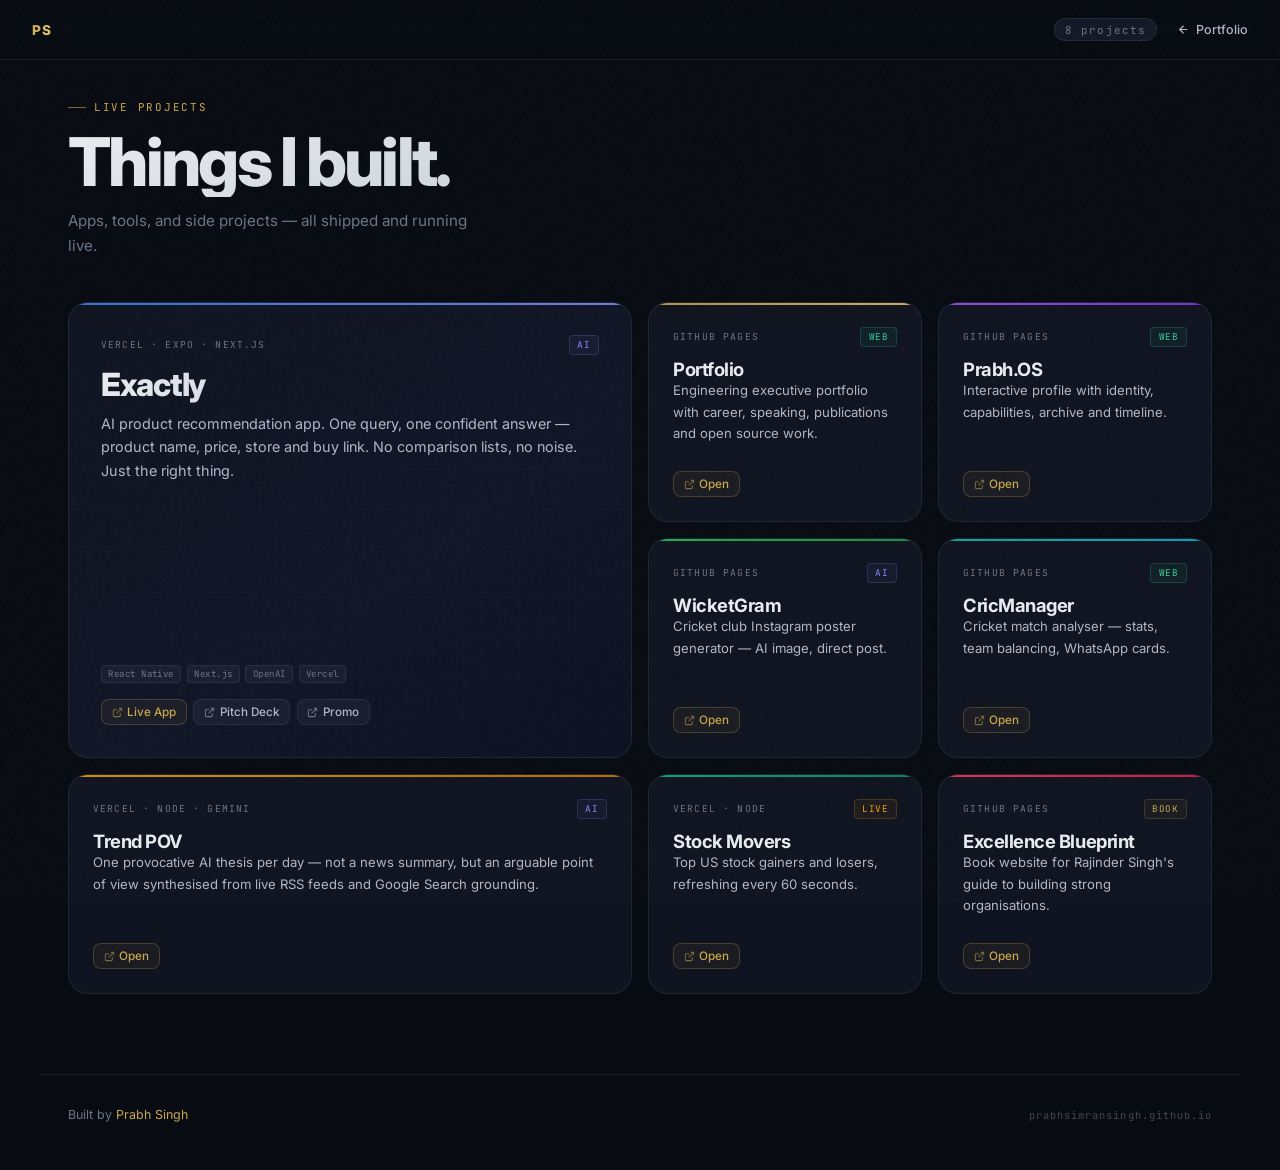
<file: projects.html>
<!DOCTYPE html>
<html lang="en">
<head>
  <meta charset="UTF-8">
  <meta name="viewport" content="width=device-width, initial-scale=1.0">
  <title>Projects — Prabh Singh</title>
  <meta name="description" content="Live projects by Prabh Singh — apps, tools and side projects shipped and running.">
  <meta property="og:title" content="Projects — Prabh Singh">
  <meta property="og:description" content="Apps, tools and side projects — all shipped and live.">
  <meta property="og:type" content="website">
  <meta name="theme-color" content="#c9a84c">
  <link rel="icon" href="data:image/svg+xml,<svg xmlns='http://www.w3.org/2000/svg' viewBox='0 0 100 100'><text y='.9em' font-size='90'>⚡</text></svg>">
  <link rel="preconnect" href="https://fonts.googleapis.com">
  <link rel="preconnect" href="https://fonts.gstatic.com" crossorigin>
  <link href="https://fonts.googleapis.com/css2?family=Inter:ital,wght@0,300;0,400;0,500;0,600;0,700;0,800;1,400&family=JetBrains+Mono:wght@400;500&display=swap" rel="stylesheet">
  <style>
    *, *::before, *::after { box-sizing: border-box; margin: 0; padding: 0; }

    :root {
      --bg:         #080b12;
      --bg-2:       #0c101a;
      --surface:    #0f1420;
      --surface-2:  #131826;
      --border:     rgba(255,255,255,0.07);
      --border-md:  rgba(255,255,255,0.11);
      --gold:       #c9a84c;
      --gold-2:     #e8c76d;
      --gold-3:     #f5dfa0;
      --text:       #eaecf0;
      --text-2:     #b0b8c8;
      --muted:      #6b7585;
      --r-card:     20px;
      --r-btn:      8px;
      --transition: 0.24s cubic-bezier(0.22, 1, 0.36, 1);
    }

    html { scroll-behavior: smooth; }

    body {
      background: var(--bg);
      color: var(--text);
      font-family: 'Inter', system-ui, sans-serif;
      min-height: 100dvh;
      -webkit-font-smoothing: antialiased;
      -moz-osx-font-smoothing: grayscale;
    }

    /* grain overlay */
    body::after {
      content: '';
      position: fixed; inset: 0;
      pointer-events: none; z-index: 999;
      background-image: url("data:image/svg+xml,%3Csvg viewBox='0 0 256 256' xmlns='http://www.w3.org/2000/svg'%3E%3Cfilter id='n'%3E%3CfeTurbulence type='fractalNoise' baseFrequency='0.92' numOctaves='4' stitchTiles='stitch'/%3E%3C/filter%3E%3Crect width='100%25' height='100%25' filter='url(%23n)'/%3E%3C/svg%3E");
      opacity: 0.025;
    }

    /* ── NAV ─────────────────────────────── */
    nav {
      position: fixed; inset: 0 0 auto;
      z-index: 90;
      height: 60px;
      padding: 0 2rem;
      display: flex; align-items: center; justify-content: space-between;
      background: rgba(8,11,18,0.82);
      backdrop-filter: blur(20px) saturate(160%);
      -webkit-backdrop-filter: blur(20px) saturate(160%);
      border-bottom: 1px solid var(--border);
    }

    .nav-logo {
      font-size: 0.85rem; font-weight: 800; letter-spacing: 0.06em;
      text-decoration: none;
      background: linear-gradient(135deg, var(--gold), var(--gold-2));
      -webkit-background-clip: text; -webkit-text-fill-color: transparent;
      background-clip: text;
    }

    .nav-right { display: flex; align-items: center; gap: 1.25rem; }

    .nav-count {
      font-family: 'JetBrains Mono', monospace;
      font-size: 0.68rem; letter-spacing: 0.1em;
      color: var(--muted);
      background: var(--surface-2);
      border: 1px solid var(--border);
      border-radius: 100px;
      padding: 0.2rem 0.65rem;
    }

    .nav-back {
      display: flex; align-items: center; gap: 0.35rem;
      font-size: 0.78rem; font-weight: 500;
      color: var(--text-2); text-decoration: none;
      transition: color var(--transition);
    }
    .nav-back:hover { color: var(--text); }
    .nav-back svg { flex-shrink: 0; }

    /* ── MAIN ────────────────────────────── */
    main {
      max-width: 1200px;
      margin: 0 auto;
      padding: 100px 1.75rem 80px;
    }

    /* ── PAGE HEADER ─────────────────────── */
    .page-header { margin-bottom: 2.75rem; }

    .page-eye {
      font-family: 'JetBrains Mono', monospace;
      font-size: 0.68rem; letter-spacing: 0.16em; text-transform: uppercase;
      color: var(--gold); margin-bottom: 0.9rem;
      display: flex; align-items: center; gap: 0.5rem;
    }
    .page-eye::before {
      content: '';
      display: inline-block; width: 18px; height: 1px;
      background: var(--gold); opacity: 0.6;
    }

    .page-title {
      font-size: clamp(2.4rem, 6vw, 4.2rem);
      font-weight: 800; letter-spacing: -0.04em; line-height: 1.02;
      background: linear-gradient(160deg, var(--text) 0%, var(--text-2) 100%);
      -webkit-background-clip: text; -webkit-text-fill-color: transparent;
      background-clip: text;
    }

    .page-sub {
      margin-top: 0.7rem;
      font-size: 0.95rem; color: var(--muted); line-height: 1.65; max-width: 42ch;
    }

    /* ── BENTO GRID ──────────────────────── */
    .bento {
      display: grid;
      grid-template-columns: repeat(4, 1fr);
      grid-auto-rows: 220px;
      gap: 1rem;
    }

    /* card placement */
    .card-exactly       { grid-column: 1 / 3; grid-row: 1 / 3; }
    .card-portfolio     { grid-column: 3; grid-row: 1; }
    .card-profile       { grid-column: 4; grid-row: 1; }
    .card-wicketgram    { grid-column: 3; grid-row: 2; }
    .card-cricmanager   { grid-column: 4; grid-row: 2; }
    .card-trendpov      { grid-column: 1 / 3; grid-row: 3; }
    .card-stockmovers   { grid-column: 3; grid-row: 3; }
    .card-blueprint     { grid-column: 4; grid-row: 3; }

    /* ── CARD BASE ───────────────────────── */
    .card {
      background: var(--surface);
      border: 1px solid var(--border);
      border-radius: var(--r-card);
      padding: 1.5rem;
      display: flex; flex-direction: column;
      position: relative; overflow: hidden;
      transition: border-color var(--transition), transform var(--transition), box-shadow var(--transition);
      cursor: default;
      will-change: transform;
    }

    /* spotlight */
    .card::before {
      content: '';
      position: absolute; inset: 0; border-radius: inherit;
      pointer-events: none; opacity: 0;
      transition: opacity 0.35s;
      background: radial-gradient(480px circle at var(--mx,50%) var(--my,50%), rgba(201,168,76,0.055), transparent 50%);
    }

    /* top accent line */
    .card::after {
      content: '';
      position: absolute; top: 0; left: 0; right: 0;
      height: 1.5px; border-radius: var(--r-card) var(--r-card) 0 0;
      background: var(--card-accent, transparent);
      opacity: 0.85;
    }

    .card:hover {
      border-color: rgba(201,168,76,0.22);
      transform: translateY(-3px) scale(1.005);
      box-shadow: 0 20px 60px rgba(0,0,0,0.45), 0 0 0 1px rgba(201,168,76,0.06);
    }
    .card:hover::before { opacity: 1; }

    /* featured card hover is subtler due to scale */
    .card-exactly:hover {
      transform: translateY(-2px) scale(1.003);
    }

    /* accent colors */
    .accent-blue   { --card-accent: linear-gradient(90deg,#3b82f6,#818cf8); }
    .accent-gold   { --card-accent: linear-gradient(90deg,#c9a84c,#e8c76d); }
    .accent-purple { --card-accent: linear-gradient(90deg,#a855f7,#7c3aed); }
    .accent-green  { --card-accent: linear-gradient(90deg,#22c55e,#16a34a); }
    .accent-teal   { --card-accent: linear-gradient(90deg,#14b8a6,#06b6d4); }
    .accent-amber  { --card-accent: linear-gradient(90deg,#f59e0b,#d97706); }
    .accent-emerald{ --card-accent: linear-gradient(90deg,#10b981,#059669); }
    .accent-rose   { --card-accent: linear-gradient(90deg,#f43f5e,#e11d48); }

    /* ── FEATURED CARD (Exactly) ─────────── */
    .card-exactly {
      background: linear-gradient(145deg, #0f1420 0%, #111627 60%, #0d1122 100%);
      padding: 2rem;
    }

    /* subtle grid pattern on featured */
    .card-exactly .card-grid-bg {
      position: absolute; inset: 0; border-radius: inherit;
      pointer-events: none; overflow: hidden;
      opacity: 0.04;
    }
    .card-exactly .card-grid-bg svg {
      width: 100%; height: 100%;
    }

    /* ── CARD PARTS ──────────────────────── */
    .card-meta {
      display: flex; align-items: center; justify-content: space-between;
      margin-bottom: 0.75rem;
    }

    .card-platform {
      font-family: 'JetBrains Mono', monospace;
      font-size: 0.6rem; letter-spacing: 0.12em; text-transform: uppercase;
      color: var(--muted);
    }

    .card-tag {
      font-family: 'JetBrains Mono', monospace;
      font-size: 0.58rem; letter-spacing: 0.08em; text-transform: uppercase;
      color: var(--muted);
      background: var(--surface-2);
      border: 1px solid var(--border);
      border-radius: 4px; padding: 0.18rem 0.45rem;
    }
    .card-tag.tag-ai     { color: #818cf8; border-color: rgba(129,140,248,0.2); background: rgba(129,140,248,0.06); }
    .card-tag.tag-web    { color: #34d399; border-color: rgba(52,211,153,0.2);  background: rgba(52,211,153,0.06);  }
    .card-tag.tag-node   { color: #f59e0b; border-color: rgba(245,158,11,0.2);  background: rgba(245,158,11,0.06);  }
    .card-tag.tag-book   { color: #c9a84c; border-color: rgba(201,168,76,0.2);  background: rgba(201,168,76,0.06);  }

    .card-name {
      font-size: 1.15rem; font-weight: 700; letter-spacing: -0.025em;
      line-height: 1.15; color: var(--text);
    }

    .card-exactly .card-name {
      font-size: 2rem; font-weight: 800; letter-spacing: -0.04em;
      background: linear-gradient(135deg, var(--text) 0%, var(--text-2) 100%);
      -webkit-background-clip: text; -webkit-text-fill-color: transparent;
      background-clip: text;
      margin-bottom: 0.5rem;
    }

    .card-desc {
      font-size: 0.82rem; color: var(--text-2); line-height: 1.65;
      flex: 1;
      display: -webkit-box; -webkit-line-clamp: 3; -webkit-box-orient: vertical;
      overflow: hidden;
    }

    .card-exactly .card-desc {
      font-size: 0.9rem; color: var(--text-2);
      -webkit-line-clamp: 4;
    }

    /* tech chips */
    .card-chips {
      display: flex; flex-wrap: wrap; gap: 0.35rem;
      margin-top: 0.75rem;
    }
    .chip {
      font-family: 'JetBrains Mono', monospace;
      font-size: 0.57rem; letter-spacing: 0.05em;
      color: var(--muted);
      background: rgba(255,255,255,0.04);
      border: 1px solid var(--border);
      border-radius: 4px; padding: 0.15rem 0.4rem;
    }

    /* links */
    .card-links {
      display: flex; flex-wrap: wrap; gap: 0.4rem;
      margin-top: auto; padding-top: 1rem;
    }

    .lnk {
      display: inline-flex; align-items: center; gap: 0.3rem;
      font-size: 0.73rem; font-weight: 500;
      text-decoration: none;
      color: var(--text-2);
      background: rgba(255,255,255,0.04);
      border: 1px solid var(--border);
      border-radius: var(--r-btn);
      padding: 0.3rem 0.6rem;
      transition: color var(--transition), border-color var(--transition), background var(--transition), transform 0.15s ease;
      cursor: pointer;
    }
    .lnk:hover {
      color: var(--gold);
      border-color: rgba(201,168,76,0.3);
      background: rgba(201,168,76,0.07);
      transform: translateY(-1px);
    }
    .lnk:active { transform: scale(0.97); }

    .lnk--primary {
      color: var(--gold);
      border-color: rgba(201,168,76,0.25);
      background: rgba(201,168,76,0.06);
    }
    .lnk--primary:hover {
      border-color: rgba(201,168,76,0.5);
      background: rgba(201,168,76,0.12);
    }

    /* ext icon */
    .ext-icon { opacity: 0.55; flex-shrink: 0; }
    .lnk:hover .ext-icon { opacity: 1; }

    /* ── FOOTER ──────────────────────────── */
    footer {
      max-width: 1200px; margin: 0 auto;
      padding: 2rem 1.75rem 3rem;
      display: flex; align-items: center; justify-content: space-between;
      border-top: 1px solid var(--border);
    }

    .footer-left {
      font-size: 0.78rem; color: var(--muted);
    }
    .footer-left a { color: var(--gold); text-decoration: none; }
    .footer-left a:hover { text-decoration: underline; }

    .footer-right {
      font-family: 'JetBrains Mono', monospace;
      font-size: 0.65rem; letter-spacing: 0.1em;
      color: var(--muted); opacity: 0.6;
    }

    /* ── ENTRY ANIMATIONS ────────────────── */
    @media (prefers-reduced-motion: no-preference) {
      .page-header { animation: fadeUp 0.45s cubic-bezier(0.22,1,0.36,1) 0.05s both; }

      .card { animation: fadeUp 0.55s cubic-bezier(0.22,1,0.36,1) both; opacity: 0; }
      .card-exactly     { animation-delay: 0.08s; }
      .card-portfolio   { animation-delay: 0.14s; }
      .card-profile     { animation-delay: 0.18s; }
      .card-wicketgram  { animation-delay: 0.22s; }
      .card-cricmanager { animation-delay: 0.26s; }
      .card-trendpov    { animation-delay: 0.30s; }
      .card-stockmovers { animation-delay: 0.34s; }
      .card-blueprint   { animation-delay: 0.38s; }

      @keyframes fadeUp {
        from { opacity: 0; transform: translateY(22px); }
        to   { opacity: 1; transform: translateY(0); }
      }
    }

    /* ── RESPONSIVE ──────────────────────── */
    @media (max-width: 1024px) {
      .bento { grid-template-columns: repeat(3, 1fr); grid-auto-rows: 200px; }
      .card-exactly   { grid-column: 1 / 3; grid-row: 1 / 3; }
      .card-portfolio { grid-column: 3; grid-row: 1; }
      .card-profile   { grid-column: 3; grid-row: 2; }
      .card-wicketgram    { grid-column: 1; grid-row: 3; }
      .card-cricmanager   { grid-column: 2; grid-row: 3; }
      .card-trendpov      { grid-column: 3; grid-row: 3; }
      .card-stockmovers   { grid-column: 1 / 3; grid-row: 4; }
      .card-blueprint     { grid-column: 3; grid-row: 4; }
    }

    @media (max-width: 720px) {
      main { padding: 88px 1rem 60px; }
      nav  { padding: 0 1rem; }
      footer { padding: 1.5rem 1rem 2.5rem; flex-direction: column; gap: 0.5rem; text-align: center; }

      .bento {
        grid-template-columns: 1fr 1fr;
        grid-auto-rows: auto;
        gap: 0.75rem;
      }
      .card-exactly     { grid-column: 1 / 3; grid-row: auto; min-height: 220px; }
      .card-portfolio   { grid-column: auto; grid-row: auto; min-height: 160px; }
      .card-profile     { grid-column: auto; grid-row: auto; min-height: 160px; }
      .card-wicketgram  { grid-column: auto; grid-row: auto; min-height: 160px; }
      .card-cricmanager { grid-column: auto; grid-row: auto; min-height: 160px; }
      .card-trendpov    { grid-column: 1 / 3; grid-row: auto; min-height: 160px; }
      .card-stockmovers { grid-column: auto; grid-row: auto; min-height: 160px; }
      .card-blueprint   { grid-column: auto; grid-row: auto; min-height: 160px; }
      .card-exactly .card-name { font-size: 1.5rem; }
    }

    @media (max-width: 400px) {
      .bento { grid-template-columns: 1fr; }
      .card-exactly, .card-trendpov { grid-column: 1; }
    }
  </style>
</head>
<body>

  <nav>
    <a href="/" class="nav-logo">PS</a>
    <div class="nav-right">
      <span class="nav-count">8 projects</span>
      <a href="/" class="nav-back" aria-label="Back to portfolio">
        <svg width="13" height="13" viewBox="0 0 24 24" fill="none" stroke="currentColor" stroke-width="2.2" aria-hidden="true"><path d="M19 12H5M12 19l-7-7 7-7"/></svg>
        Portfolio
      </a>
    </div>
  </nav>

  <main>
    <header class="page-header">
      <p class="page-eye" aria-hidden="true">live projects</p>
      <h1 class="page-title">Things I built.</h1>
      <p class="page-sub">Apps, tools, and side projects — all shipped and running live.</p>
    </header>

    <div class="bento" role="list">

      <!-- ── EXACTLY (featured 2×2) ── -->
      <article class="card card-exactly accent-blue" role="listitem" aria-label="Exactly project">
        <div class="card-grid-bg" aria-hidden="true">
          <svg viewBox="0 0 400 440" preserveAspectRatio="none">
            <defs>
              <pattern id="g" width="40" height="40" patternUnits="userSpaceOnUse">
                <path d="M 40 0 L 0 0 0 40" fill="none" stroke="white" stroke-width="0.5"/>
              </pattern>
            </defs>
            <rect width="400" height="440" fill="url(#g)"/>
          </svg>
        </div>
        <div class="card-meta">
          <span class="card-platform">Vercel · Expo · Next.js</span>
          <span class="card-tag tag-ai">AI</span>
        </div>
        <h2 class="card-name">Exactly</h2>
        <p class="card-desc">AI product recommendation app. One query, one confident answer — product name, price, store and buy link. No comparison lists, no noise. Just the right thing.</p>
        <div class="card-chips">
          <span class="chip">React Native</span>
          <span class="chip">Next.js</span>
          <span class="chip">OpenAI</span>
          <span class="chip">Vercel</span>
        </div>
        <div class="card-links">
          <a href="https://exactly-mobile.vercel.app" class="lnk lnk--primary" target="_blank" rel="noopener" aria-label="Exactly live app">
            <svg class="ext-icon" width="11" height="11" viewBox="0 0 24 24" fill="none" stroke="currentColor" stroke-width="2.2" aria-hidden="true"><path d="M18 13v6a2 2 0 0 1-2 2H5a2 2 0 0 1-2-2V8a2 2 0 0 1 2-2h6"/><polyline points="15 3 21 3 21 9"/><line x1="10" y1="14" x2="21" y2="3"/></svg>
            Live App
          </a>
          <a href="https://exactly-mobile.vercel.app/pitch" class="lnk" target="_blank" rel="noopener" aria-label="Exactly pitch deck">
            <svg class="ext-icon" width="11" height="11" viewBox="0 0 24 24" fill="none" stroke="currentColor" stroke-width="2.2" aria-hidden="true"><path d="M18 13v6a2 2 0 0 1-2 2H5a2 2 0 0 1-2-2V8a2 2 0 0 1 2-2h6"/><polyline points="15 3 21 3 21 9"/><line x1="10" y1="14" x2="21" y2="3"/></svg>
            Pitch Deck
          </a>
          <a href="https://hyperframes.dev/p/05f22830-773f-4db6-a592-3b516aca5b31?claim_token=L5NvchxuxPagzbvqPsK12kyhr0GPwmpG" class="lnk" target="_blank" rel="noopener" aria-label="Exactly promo video">
            <svg class="ext-icon" width="11" height="11" viewBox="0 0 24 24" fill="none" stroke="currentColor" stroke-width="2.2" aria-hidden="true"><path d="M18 13v6a2 2 0 0 1-2 2H5a2 2 0 0 1-2-2V8a2 2 0 0 1 2-2h6"/><polyline points="15 3 21 3 21 9"/><line x1="10" y1="14" x2="21" y2="3"/></svg>
            Promo
          </a>
        </div>
      </article>

      <!-- ── PORTFOLIO ── -->
      <article class="card card-portfolio accent-gold" role="listitem" aria-label="Portfolio project">
        <div class="card-meta">
          <span class="card-platform">GitHub Pages</span>
          <span class="card-tag tag-web">Web</span>
        </div>
        <h2 class="card-name">Portfolio</h2>
        <p class="card-desc">Engineering executive portfolio with career, speaking, publications and open source work.</p>
        <div class="card-links">
          <a href="https://prabhsimransingh.github.io/" class="lnk lnk--primary" target="_blank" rel="noopener" aria-label="View portfolio">
            <svg class="ext-icon" width="11" height="11" viewBox="0 0 24 24" fill="none" stroke="currentColor" stroke-width="2.2" aria-hidden="true"><path d="M18 13v6a2 2 0 0 1-2 2H5a2 2 0 0 1-2-2V8a2 2 0 0 1 2-2h6"/><polyline points="15 3 21 3 21 9"/><line x1="10" y1="14" x2="21" y2="3"/></svg>
            Open
          </a>
        </div>
      </article>

      <!-- ── PRABH.OS ── -->
      <article class="card card-profile accent-purple" role="listitem" aria-label="Prabh.OS profile project">
        <div class="card-meta">
          <span class="card-platform">GitHub Pages</span>
          <span class="card-tag tag-web">Web</span>
        </div>
        <h2 class="card-name">Prabh.OS</h2>
        <p class="card-desc">Interactive profile with identity, capabilities, archive and timeline.</p>
        <div class="card-links">
          <a href="https://prabhsimransingh.github.io/profile/" class="lnk lnk--primary" target="_blank" rel="noopener" aria-label="View Prabh.OS profile">
            <svg class="ext-icon" width="11" height="11" viewBox="0 0 24 24" fill="none" stroke="currentColor" stroke-width="2.2" aria-hidden="true"><path d="M18 13v6a2 2 0 0 1-2 2H5a2 2 0 0 1-2-2V8a2 2 0 0 1 2-2h6"/><polyline points="15 3 21 3 21 9"/><line x1="10" y1="14" x2="21" y2="3"/></svg>
            Open
          </a>
        </div>
      </article>

      <!-- ── WICKETGRAM ── -->
      <article class="card card-wicketgram accent-green" role="listitem" aria-label="WicketGram project">
        <div class="card-meta">
          <span class="card-platform">GitHub Pages</span>
          <span class="card-tag tag-ai">AI</span>
        </div>
        <h2 class="card-name">WicketGram</h2>
        <p class="card-desc">Cricket club Instagram poster generator — AI image, direct post.</p>
        <div class="card-links">
          <a href="https://prabhsimransingh.github.io/cricket-instagram/v2/" class="lnk lnk--primary" target="_blank" rel="noopener" aria-label="Open WicketGram">
            <svg class="ext-icon" width="11" height="11" viewBox="0 0 24 24" fill="none" stroke="currentColor" stroke-width="2.2" aria-hidden="true"><path d="M18 13v6a2 2 0 0 1-2 2H5a2 2 0 0 1-2-2V8a2 2 0 0 1 2-2h6"/><polyline points="15 3 21 3 21 9"/><line x1="10" y1="14" x2="21" y2="3"/></svg>
            Open
          </a>
        </div>
      </article>

      <!-- ── CRICMANAGER ── -->
      <article class="card card-cricmanager accent-teal" role="listitem" aria-label="CricManager project">
        <div class="card-meta">
          <span class="card-platform">GitHub Pages</span>
          <span class="card-tag tag-web">Web</span>
        </div>
        <h2 class="card-name">CricManager</h2>
        <p class="card-desc">Cricket match analyser — stats, team balancing, WhatsApp cards.</p>
        <div class="card-links">
          <a href="https://prabhsimransingh.github.io/CricManager/" class="lnk lnk--primary" target="_blank" rel="noopener" aria-label="Open CricManager">
            <svg class="ext-icon" width="11" height="11" viewBox="0 0 24 24" fill="none" stroke="currentColor" stroke-width="2.2" aria-hidden="true"><path d="M18 13v6a2 2 0 0 1-2 2H5a2 2 0 0 1-2-2V8a2 2 0 0 1 2-2h6"/><polyline points="15 3 21 3 21 9"/><line x1="10" y1="14" x2="21" y2="3"/></svg>
            Open
          </a>
        </div>
      </article>

      <!-- ── TREND POV (wide 2×1) ── -->
      <article class="card card-trendpov accent-amber" role="listitem" aria-label="Trend POV project">
        <div class="card-meta">
          <span class="card-platform">Vercel · Node · Gemini</span>
          <span class="card-tag tag-ai">AI</span>
        </div>
        <h2 class="card-name">Trend POV</h2>
        <p class="card-desc">One provocative AI thesis per day — not a news summary, but an arguable point of view synthesised from live RSS feeds and Google Search grounding.</p>
        <div class="card-links">
          <a href="https://trend-pov.vercel.app" class="lnk lnk--primary" target="_blank" rel="noopener" aria-label="Open Trend POV">
            <svg class="ext-icon" width="11" height="11" viewBox="0 0 24 24" fill="none" stroke="currentColor" stroke-width="2.2" aria-hidden="true"><path d="M18 13v6a2 2 0 0 1-2 2H5a2 2 0 0 1-2-2V8a2 2 0 0 1 2-2h6"/><polyline points="15 3 21 3 21 9"/><line x1="10" y1="14" x2="21" y2="3"/></svg>
            Open
          </a>
        </div>
      </article>

      <!-- ── STOCK MOVERS ── -->
      <article class="card card-stockmovers accent-emerald" role="listitem" aria-label="Stock Movers project">
        <div class="card-meta">
          <span class="card-platform">Vercel · Node</span>
          <span class="card-tag tag-node">Live</span>
        </div>
        <h2 class="card-name">Stock Movers</h2>
        <p class="card-desc">Top US stock gainers and losers, refreshing every 60 seconds.</p>
        <div class="card-links">
          <a href="https://stock-movers-seven.vercel.app" class="lnk lnk--primary" target="_blank" rel="noopener" aria-label="Open Stock Movers">
            <svg class="ext-icon" width="11" height="11" viewBox="0 0 24 24" fill="none" stroke="currentColor" stroke-width="2.2" aria-hidden="true"><path d="M18 13v6a2 2 0 0 1-2 2H5a2 2 0 0 1-2-2V8a2 2 0 0 1 2-2h6"/><polyline points="15 3 21 3 21 9"/><line x1="10" y1="14" x2="21" y2="3"/></svg>
            Open
          </a>
        </div>
      </article>

      <!-- ── EXCELLENCE BLUEPRINT ── -->
      <article class="card card-blueprint accent-rose" role="listitem" aria-label="The Excellence Blueprint project">
        <div class="card-meta">
          <span class="card-platform">GitHub Pages</span>
          <span class="card-tag tag-book">Book</span>
        </div>
        <h2 class="card-name">Excellence Blueprint</h2>
        <p class="card-desc">Book website for Rajinder Singh's guide to building strong organisations.</p>
        <div class="card-links">
          <a href="https://blueprintbook.github.io/" class="lnk lnk--primary" target="_blank" rel="noopener" aria-label="Open Excellence Blueprint site">
            <svg class="ext-icon" width="11" height="11" viewBox="0 0 24 24" fill="none" stroke="currentColor" stroke-width="2.2" aria-hidden="true"><path d="M18 13v6a2 2 0 0 1-2 2H5a2 2 0 0 1-2-2V8a2 2 0 0 1 2-2h6"/><polyline points="15 3 21 3 21 9"/><line x1="10" y1="14" x2="21" y2="3"/></svg>
            Open
          </a>
        </div>
      </article>

    </div>
  </main>

  <footer>
    <span class="footer-left">Built by <a href="https://prabhsimransingh.github.io/">Prabh Singh</a></span>
    <span class="footer-right">prabhsimransingh.github.io</span>
  </footer>

  <script>
    // Spotlight hover effect — tracks mouse per card
    const cards = document.querySelectorAll('.card');
    cards.forEach(card => {
      card.addEventListener('mousemove', e => {
        const r = card.getBoundingClientRect();
        card.style.setProperty('--mx', ((e.clientX - r.left) / r.width  * 100) + '%');
        card.style.setProperty('--my', ((e.clientY - r.top)  / r.height * 100) + '%');
      });
    });
  </script>

</body>
</html>
</file>
